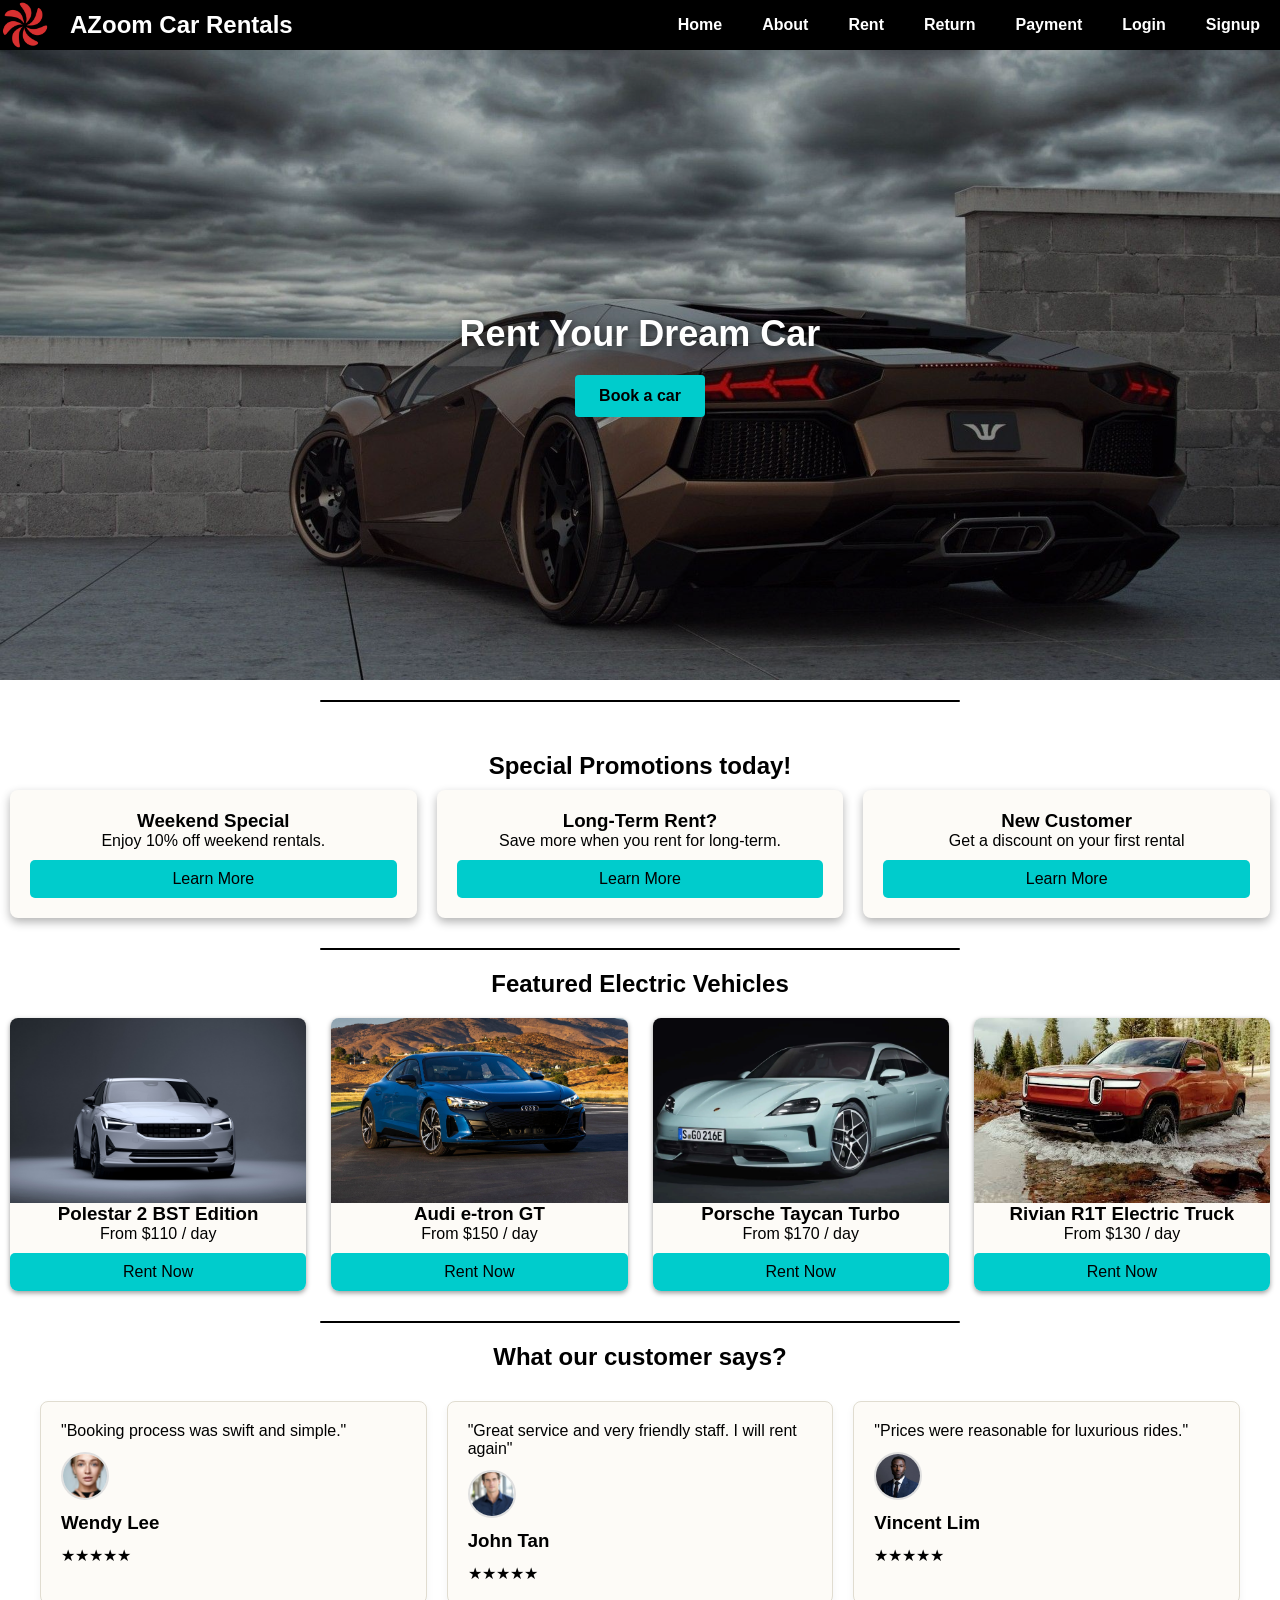
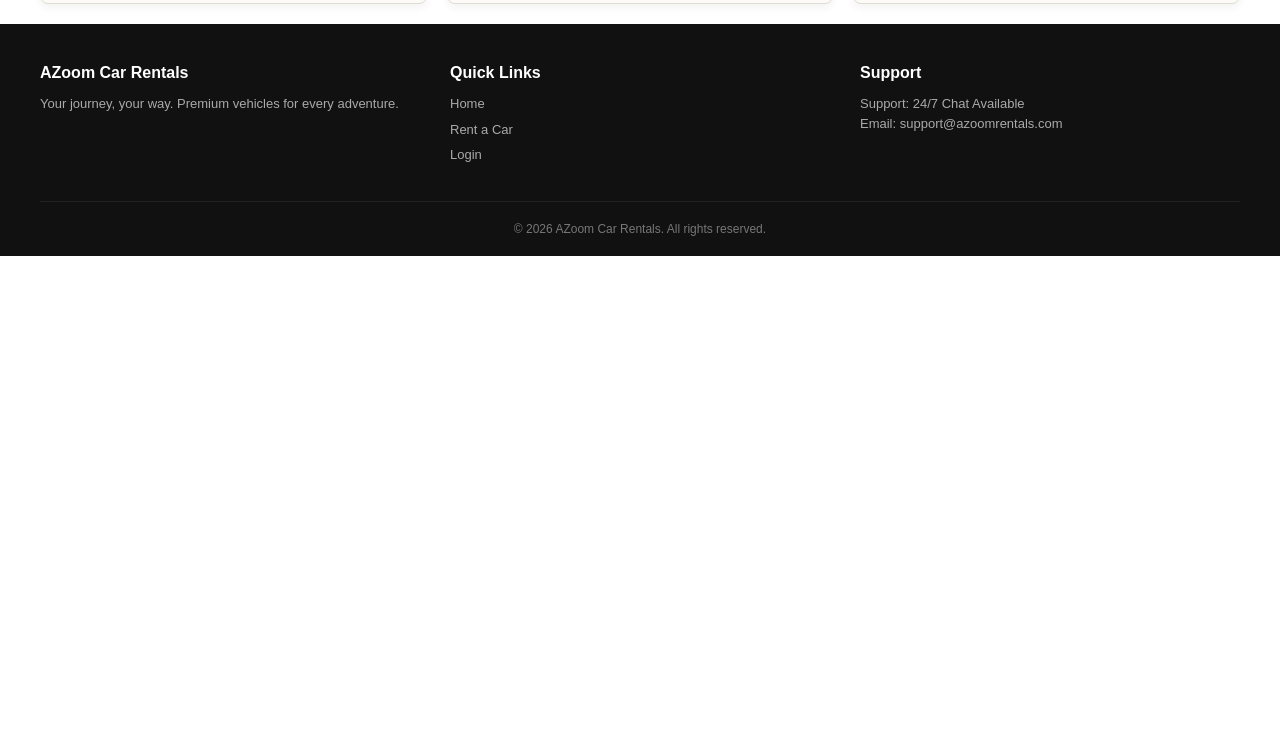
<file: index.html>
<!DOCTYPE html>
<html lang="en">
<head>
    <meta charset="UTF-8">
    <meta http-equiv="refresh" content="0; url=html/carrental.html">
    <title>AZoom Car Rentals</title>
</head>
<body>
    <p>Redirecting to <a href="html/carrental.html">AZoom Car Rentals</a>...</p>
</body>
</html>
</file>
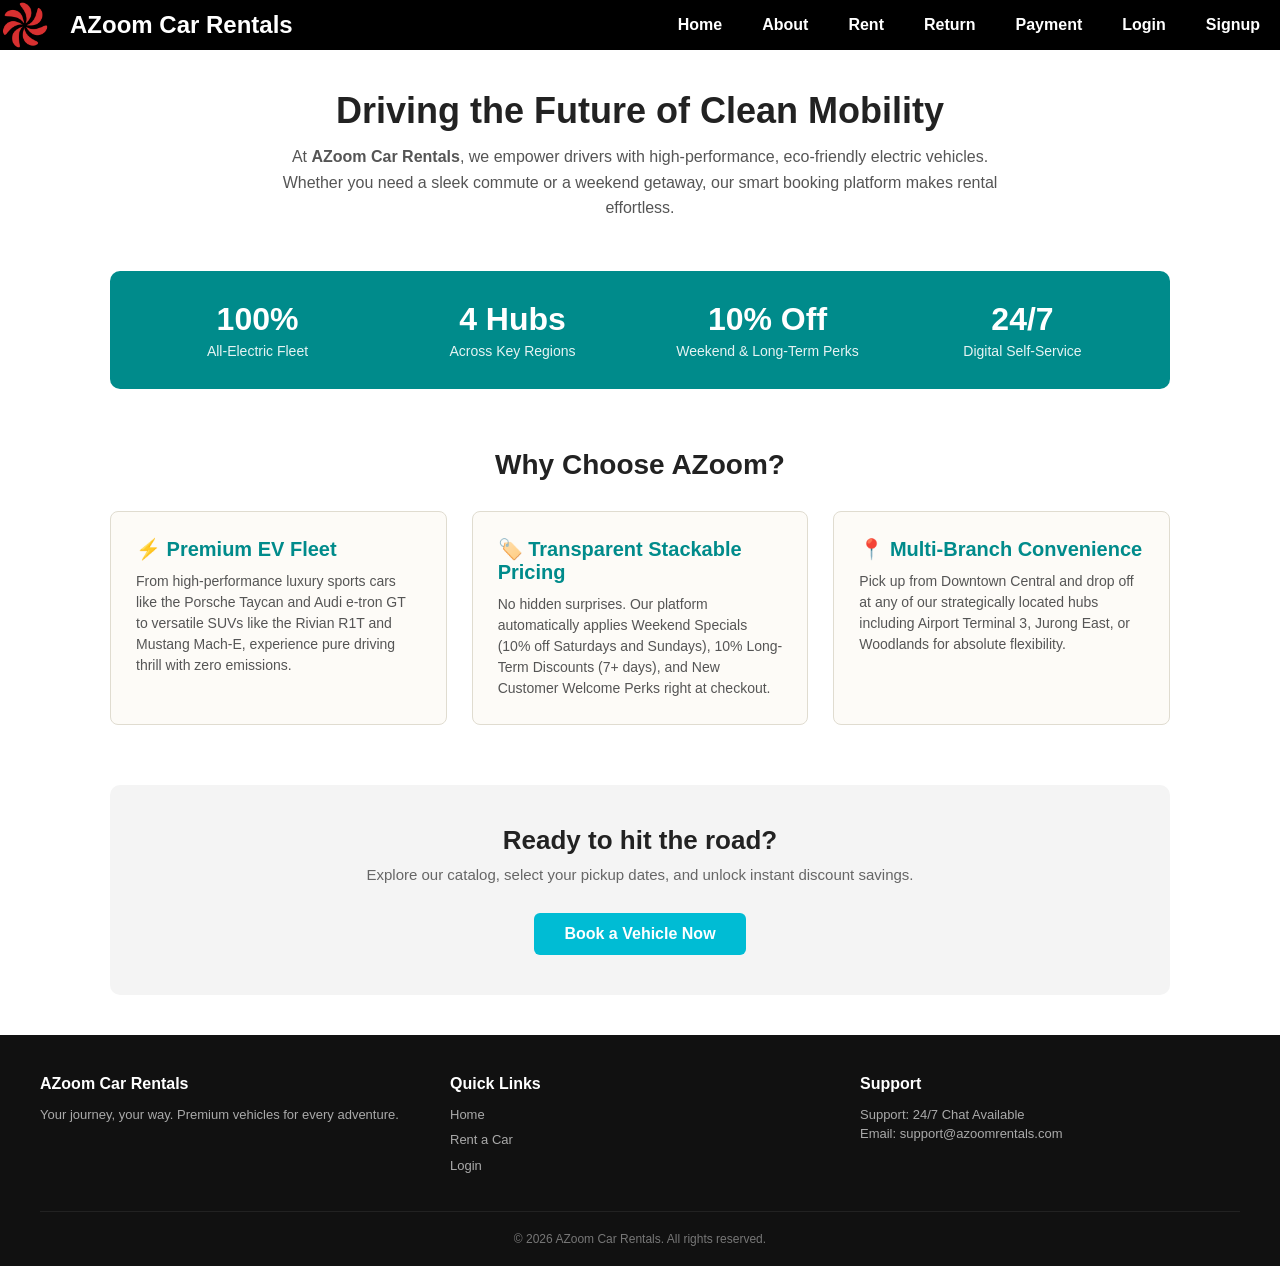
<file: html/about.html>
<!DOCTYPE html>
<html lang="en">

<head>
    <meta charset="UTF-8">
    <meta name="viewport" content="width=device-width, initial-scale=1.0">
    <title>About Us - AZoom Car Rentals</title>
    <link rel="stylesheet" href="../css/style.css">
    <script src="../carrental.js" defer></script>
</head>

<body>
    <header>
        <div class="logo">
            <img src="../image/logo.png" alt="logo-image">
            <h1><a href="carrental.html">AZoom Car Rentals</a></h1>
        </div>

        <!-- 💡 Hamburger Toggle Button -->
        <div class="menu-toggle" id="mobile-menu">
            <span class="bar"></span>
            <span class="bar"></span>
            <span class="bar"></span>
        </div>

        <nav class="navbar" id="navbar">
            <a href="carrental.html" class="nav-link">Home</a>
            <a href="about.html" class="nav-link active">About</a>
            <a href="reserve.html" class="nav-link">Rent</a>
            <a href="return.html" class="nav-link">Return</a>
            <a href="payment.html" class="nav-link">Payment</a>
            <!-- Login/Signup links update automatically via carrental.js when logged in -->
            <a href="login.html" class="nav-link">Login</a>
            <a href="signup.html" class="nav-link">Signup</a>
        </nav>
    </header>

    <main class="about-container">

        <!-- Hero Section -->
        <section class="about-hero">
            <h1>Driving the Future of Clean Mobility</h1>
            <p>
                At <strong>AZoom Car Rentals</strong>, we empower drivers with high-performance, eco-friendly electric
                vehicles. Whether you need a sleek commute or a weekend getaway, our smart booking platform makes rental
                effortless.
            </p>
        </section>

        <!-- Company Statistics Banner -->
        <section class="about-stats-banner">
            <div class="stat-card">
                <h2>100%</h2>
                <p>All-Electric Fleet</p>
            </div>
            <div class="stat-card">
                <h2>4 Hubs</h2>
                <p>Across Key Regions</p>
            </div>
            <div class="stat-card">
                <h2>10% Off</h2>
                <p>Weekend & Long-Term Perks</p>
            </div>
            <div class="stat-card">
                <h2>24/7</h2>
                <p>Digital Self-Service</p>
            </div>
        </section>

        <!-- Core Mission & Values -->
        <section class="about-values-section">
            <h2>Why Choose AZoom?</h2>

            <div class="values-grid">
                <div class="value-card">
                    <h3>⚡ Premium EV Fleet</h3>
                    <p>
                        From high-performance luxury sports cars like the Porsche Taycan and Audi e-tron GT to versatile
                        SUVs like the Rivian R1T and Mustang Mach-E, experience pure driving thrill with zero emissions.
                    </p>
                </div>

                <div class="value-card">
                    <h3>🏷️ Transparent Stackable Pricing</h3>
                    <p>
                        No hidden surprises. Our platform automatically applies Weekend Specials (10% off Saturdays and
                        Sundays), 10% Long-Term Discounts (7+ days), and New Customer Welcome Perks right at checkout.
                    </p>
                </div>

                <div class="value-card">
                    <h3>📍 Multi-Branch Convenience</h3>
                    <p>
                        Pick up from Downtown Central and drop off at any of our strategically located hubs including
                        Airport Terminal 3, Jurong East, or Woodlands for absolute flexibility.
                    </p>
                </div>
            </div>
        </section>

        <!-- Call to Action -->
        <section class="about-cta">
            <h2>Ready to hit the road?</h2>
            <p>Explore our catalog, select your pickup dates, and unlock instant discount savings.</p>
            <a href="reserve.html" class="btn-submit btn-about-cta">Book a Vehicle Now</a>
        </section>

    </main>
    <footer>
        <div class="footer-container">
            <div class="footer-col">
                <h3>AZoom Car Rentals</h3>
                <p>Your journey, your way. Premium vehicles for every adventure.</p>
            </div>
            <div class="footer-col">
                <h3>Quick Links</h3>
                <ul>
                    <li><a href="carrental.html">Home</a></li>
                    <li><a href="reserve.html">Rent a Car</a></li>
                    <li><a href="login.html">Login</a></li>
                </ul>
            </div>
            <div class="footer-col">
                <h3>Support</h3>
                <p>Support: 24/7 Chat Available</p>
                <p>Email: support@azoomrentals.com</p>
            </div>
        </div>
        <div class="footer-bottom">
            <p>&copy; 2026 AZoom Car Rentals. All rights reserved.</p>
        </div>
    </footer>

</body>

</html>
</file>
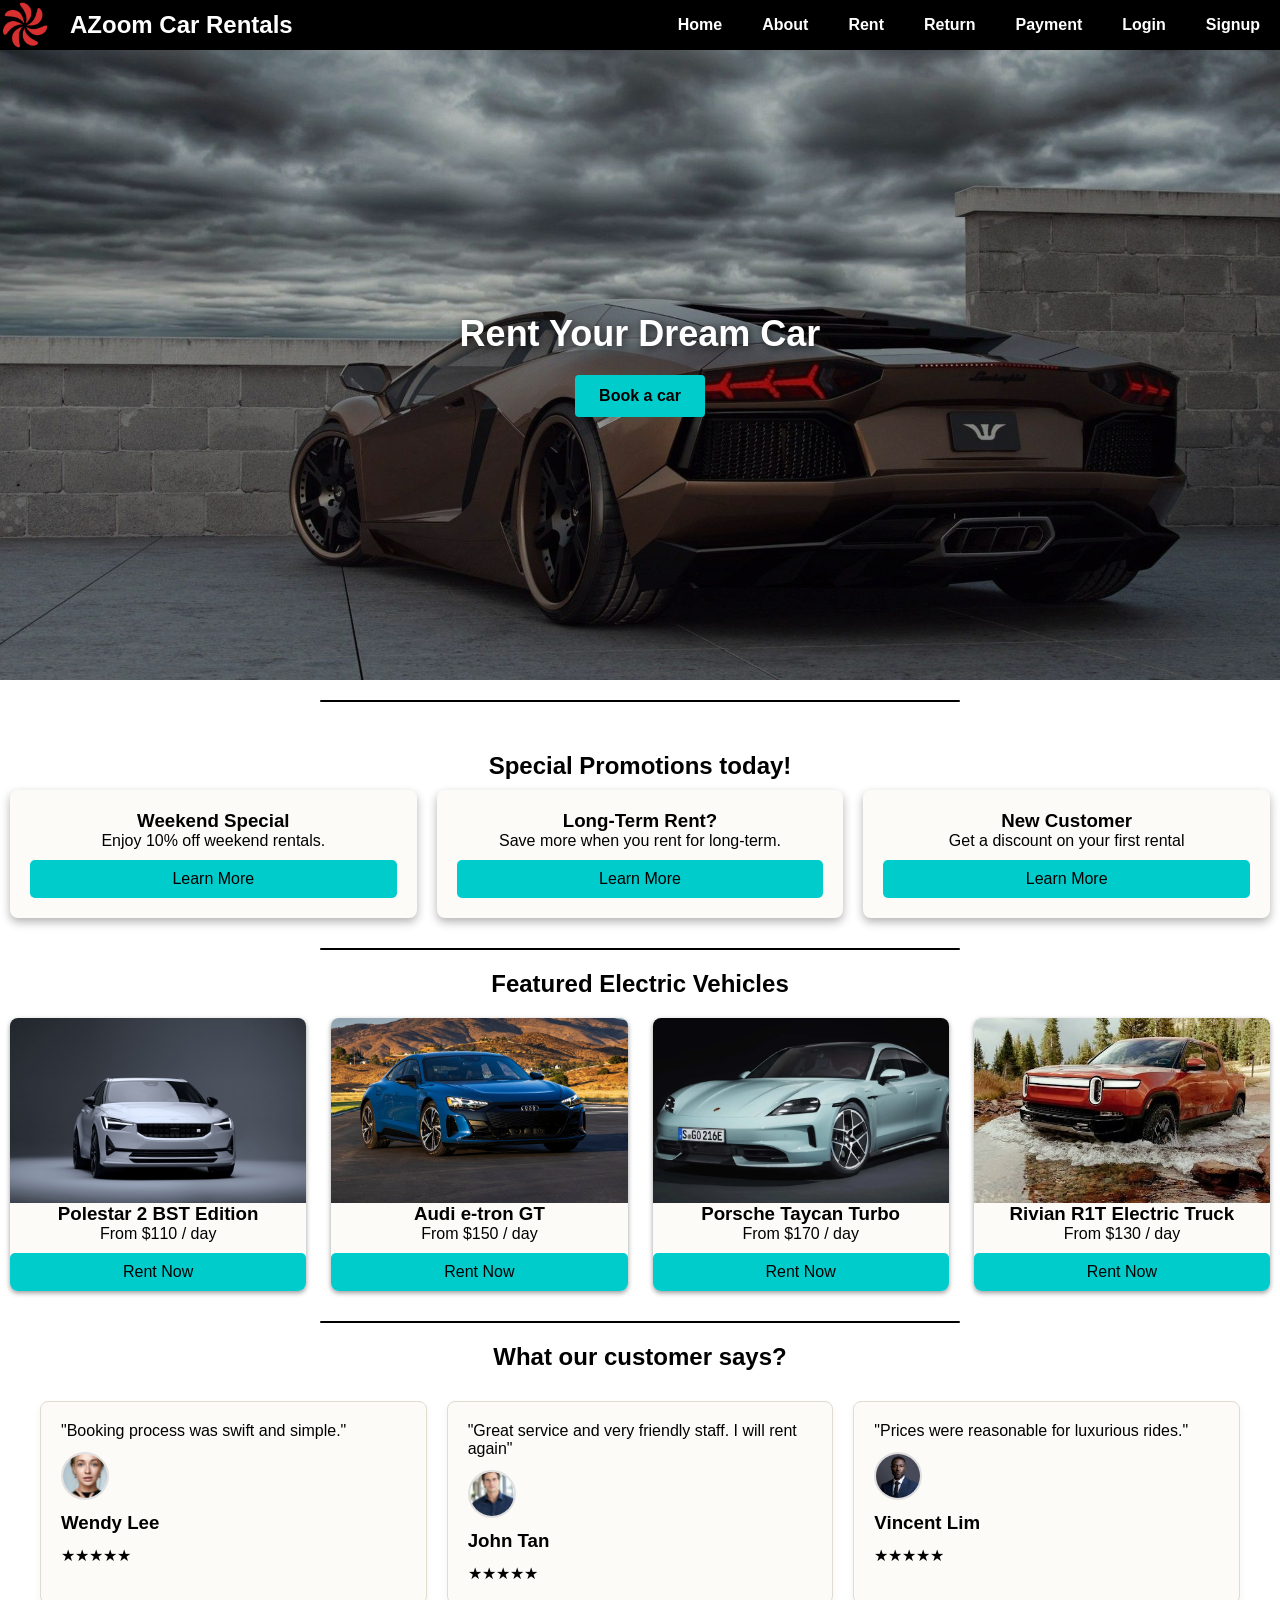
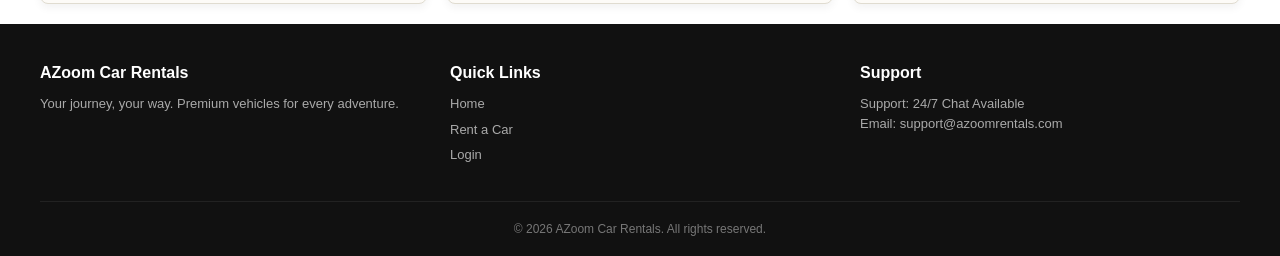
<file: html/carrental.html>
<!DOCTYPE html>
<html lang="en">

<head>
    <meta charset="UTF-8">
    <meta name="viewport" content="width=device-width, initial-scale=1.0">
    <title>Car Rental</title>
    <link rel="stylesheet" href="../css/style.css">
    <script src="../carrental.js" defer></script>

</head>

<body>
    <header>
        <div class="logo">
            <img src="../image/logo.png" alt="logo-image">
            <h1><a href="#">AZoom Car Rentals</a></h1>
        </div>

        <!-- 💡 Hamburger Toggle Button -->
        <div class="menu-toggle" id="mobile-menu">
            <span class="bar"></span>
            <span class="bar"></span>
            <span class="bar"></span>
        </div>

        <nav class="navbar" id="navbar">
            <a href="carrental.html" class="nav-link">Home</a>
            <a href="about.html" class="nav-link">About</a>
            <a href="reserve.html" class="nav-link">Rent</a>
            <a href="return.html" class="nav-link">Return</a>
            <a href="payment.html" class="nav-link">Payment</a>
            <!-- Login/Signup links update automatically via carrental.js when logged in -->
            <a href="login.html" class="nav-link">Login</a>
            <a href="signup.html" class="nav-link">Signup</a>
        </nav>
    </header>

    <main>
        <section class="hero-banner">
            <div class="slides-track">
                <!-- Slide 1 -->
                <div class="slide" style="background-image: url('../image/coolcar.jpg');">
                    <div class="hero-content">
                        <h1>Rent Your Dream Car</h1>
                        <button class="btn" id="heroBookBtn">Book a car</button>
                    </div>
                </div>
                <!-- Slide 2 -->
                <div class="slide" style="background-image: url('../image/coolcar2.jpg');">
                    <div class="hero-content">
                        <h1>Luxury Awaits You</h1>
                        <button class="btn" id="heroExploreBtn">Explore Fleet</button>
                    </div>
                </div>
                <!-- Slide 3 -->
                <div class="slide" style="background-image: url('../image/coolcar3.png');">
                    <div class="hero-content">
                        <h1>Best Rates In Town</h1>
                        <button class="btn" id="heroOffersBtn">View Offers</button>
                    </div>
                </div>
            </div>
        </section>

        <hr>

        <section class="promotion">
            <h2>Special Promotions today!</h2>
            <div class="promotion-container">
                <article class="promo-card">
                    <h3>Weekend Special</h3>
                    <p>Enjoy 10% off weekend rentals.</p>
                    <a href="#" class="promo-link" data-promo="weekend">Learn More</a>
                </article>
                <article class="promo-card">
                    <h3>Long-Term Rent?</h3>
                    <p>Save more when you rent for long-term.</p>
                    <a href="#" class="promo-link" data-promo="longterm">Learn More</a>
                </article>
                <article class="promo-card">
                    <h3>New Customer</h3>
                    <p>Get a discount on your first rental</p>
                    <a href="#" class="promo-link" data-promo="newcustomer">Learn More</a>
                </article>
            </div>
        </section>

        <hr>

        <section class="car-section">
            <h2>Featured Electric Vehicles</h2>
            <div class="car-grid">
                <article class="car-card">
                    <img src="../image/2022_polestar_2_bst_edition_270_4k_8k-1920x1080.jpg"
                        alt="Polestar 2 BST Edition">
                    <h3>Polestar 2 BST Edition</h3>
                    <p>From $110 / day</p>
                    <a href="reserve.html" class="btn">Rent Now</a>
                </article>
                <article class="car-card">
                    <img src="../image/2022-Audi-e-tron-GT-Front-Right-4.jpg" alt="Audi e-tron GT">
                    <h3>Audi e-tron GT</h3>
                    <p>From $150 / day</p>
                    <a href="reserve.html" class="btn">Rent Now</a>
                </article>
                <article class="car-card">
                    <img src="../image/2025-porsche-taycan.webp" alt="Porsche Taycan">
                    <h3>Porsche Taycan Turbo</h3>
                    <p>From $170 / day</p>
                    <a href="reserve.html" class="btn">Rent Now</a>
                </article>
                <article class="car-card">
                    <img src="../image/rivian.jfif" alt="Rivian R1T">
                    <h3>Rivian R1T Electric Truck</h3>
                    <p>From $130 / day</p>
                    <a href="reserve.html" class="btn">Rent Now</a>
                </article>
            </div>
        </section>

        <hr>

        <section class="review-section">
            <h2>What our customer says?</h2>
            <div class="review-container">
                <article class="review-card">
                    <p>"Booking process was swift and simple."</p>
                    <img src="../image/human1.jpg" alt="Customer Profile" class="review-avatar">
                    <h3>Wendy Lee</h3>
                    <div class="star">
                        <p>★★★★★</p>
                    </div>
                </article>
                <article class="review-card">
                    <p>"Great service and very friendly staff. I will rent again"</p>
                    <img src="../image/human2.webp" alt="Customer Profile" class="review-avatar">
                    <h3>John Tan</h3>
                    <div class="star">
                        <p>★★★★★</p>
                    </div>
                </article>
                <article class="review-card">
                    <p>"Prices were reasonable for luxurious rides."</p>
                    <img src="../image/human3.jfif" alt="Customer Profile" class="review-avatar">
                    <h3>Vincent Lim</h3>
                    <div class="star">
                        <p>★★★★★</p>
                    </div>
                </article>
            </div>
        </section>
        <!-- Promotion Details Modal -->
        <div class="modal-overlay hidden" id="promoModal">
            <div class="modal-card">
                <button class="modal-close" id="closePromoModal">&times;</button>
                <h3 id="promoModalTitle" style="margin-bottom: 12px; font-size: 20px; color: #222;">Promotion Details
                </h3>
                <p id="promoModalDesc" style="font-size: 14px; color: #555; line-height: 1.5; margin-bottom: 20px;"></p>
                <button class="btn-submit" id="promoModalActionBtn" style="width: 100%;">Got it</button>
            </div>
        </div>
    </main>

    <footer>
        <div class="footer-container">
            <div class="footer-col">
                <h3>AZoom Car Rentals</h3>
                <p>Your journey, your way. Premium vehicles for every adventure.</p>
            </div>
            <div class="footer-col">
                <h3>Quick Links</h3>
                <ul>
                    <li><a href="carrental.html">Home</a></li>
                    <li><a href="reserve.html">Rent a Car</a></li>
                    <li><a href="login.html">Login</a></li>
                </ul>
            </div>
            <div class="footer-col">
                <h3>Support</h3>
                <p>Support: 24/7 Chat Available</p>
                <p>Email: support@azoomrentals.com</p>
            </div>
        </div>
        <div class="footer-bottom">
            <p>&copy; 2026 AZoom Car Rentals. All rights reserved.</p>
        </div>
    </footer>

</body>

</html>
</file>
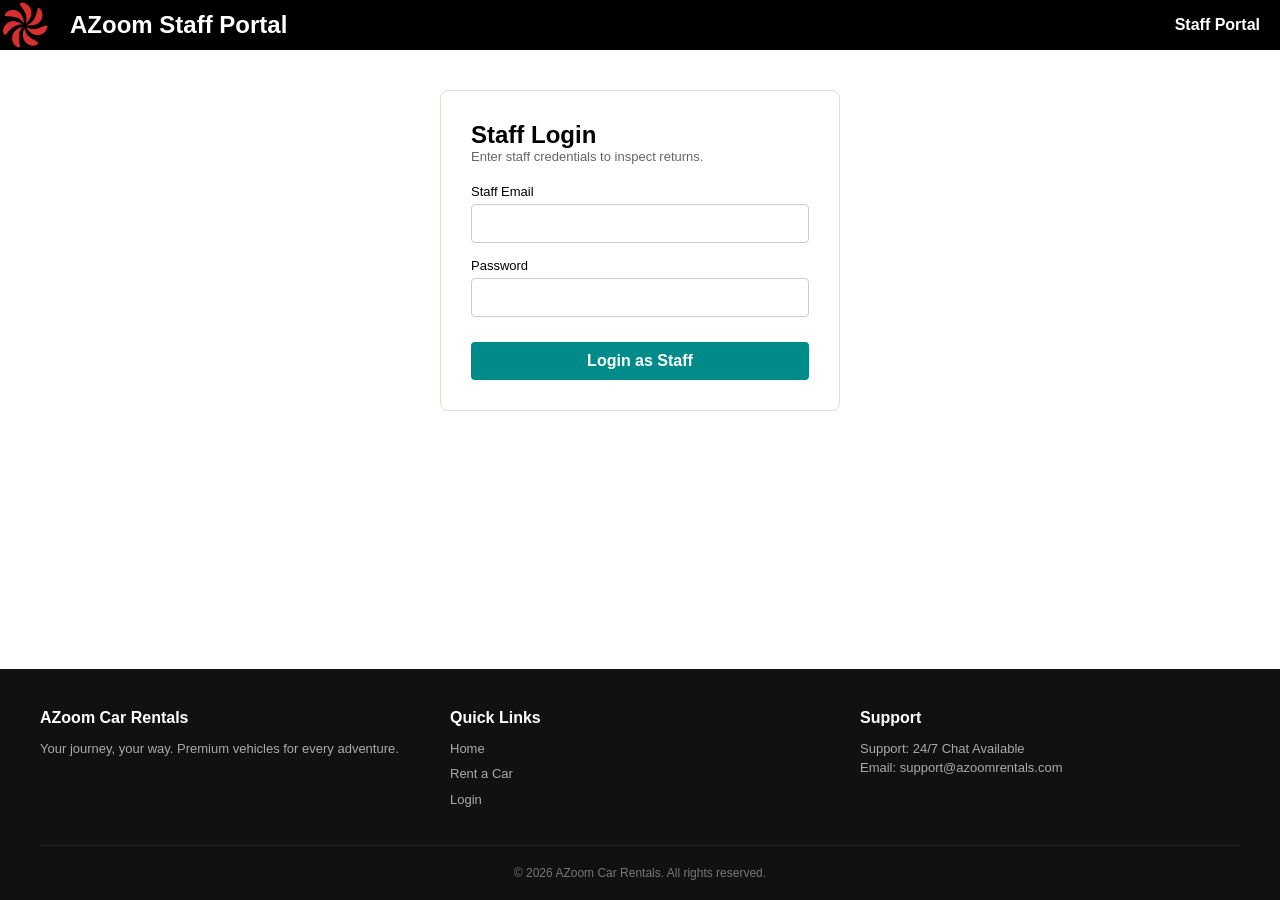
<file: html/employee.html>
<!DOCTYPE html>
<html lang="en">

<head>
    <meta charset="UTF-8">
    <meta name="viewport" content="width=device-width, initial-scale=1.0">
    <title>Employee Inspection Portal - AZoom</title>
    <link rel="stylesheet" href="../css/style.css">
    <script src="../carrental.js" defer></script>
</head>

<body>
    <header>
        <div class="logo">
            <img src="../image/logo.png" alt="logo-image">
            <h1><a href="carrental.html">AZoom Staff Portal</a></h1>
        </div>

        <div class="menu-toggle" id="mobile-menu">
            <span class="bar"></span>
            <span class="bar"></span>
            <span class="bar"></span>
        </div>

        <nav class="navbar" id="navbar">
            <a href="employee.html" class="nav-link active">Staff Portal</a>
        </nav>
    </header>

    <main class="main-layout main-layout-padded">
        <div class="container-narrow">

            <!-- Employee Login Section -->
            <div id="employeeLoginCard" class="auth-card-box">
                <h2>Staff Login</h2>
                <p class="text-muted-small">Enter staff credentials to inspect returns.</p>
                <form id="employeeLoginForm">
                    <div class="form-group-mb15">
                        <label class="form-label-block">Staff Email</label>
                        <input type="email" id="empEmail" required class="form-input-field">
                    </div>
                    <div class="form-group-mb20">
                        <label class="form-label-block">Password</label>
                        <input type="password" id="empPassword" required class="form-input-field">
                    </div>
                    <button type="submit" class="btn-submit btn-teal-solid">Login as Staff</button>
                </form>
            </div>

            <!-- Employee Inspection Dashboard -->
            <div id="employeeDashboard" style="display: none;">
                <div class="flex-space-between">
                    <h2>Vehicle Inspection Queue</h2>
                </div>
                <p class="text-muted-small">Review cars awaiting inspection and log any damages.</p>

                <div id="inspectionQueueList" class="flex-column-gap">
                    <!-- Dynamically populated inspection cards -->
                </div>
            </div>

        </div>
    </main>
    <footer>
        <div class="footer-container">
            <div class="footer-col">
                <h3>AZoom Car Rentals</h3>
                <p>Your journey, your way. Premium vehicles for every adventure.</p>
            </div>
            <div class="footer-col">
                <h3>Quick Links</h3>
                <ul>
                    <li><a href="carrental.html">Home</a></li>
                    <li><a href="reserve.html">Rent a Car</a></li>
                    <li><a href="login.html">Login</a></li>
                </ul>
            </div>
            <div class="footer-col">
                <h3>Support</h3>
                <p>Support: 24/7 Chat Available</p>
                <p>Email: support@azoomrentals.com</p>
            </div>
        </div>
        <div class="footer-bottom">
            <p>&copy; 2026 AZoom Car Rentals. All rights reserved.</p>
        </div>
    </footer>
</body>

</html>
</file>
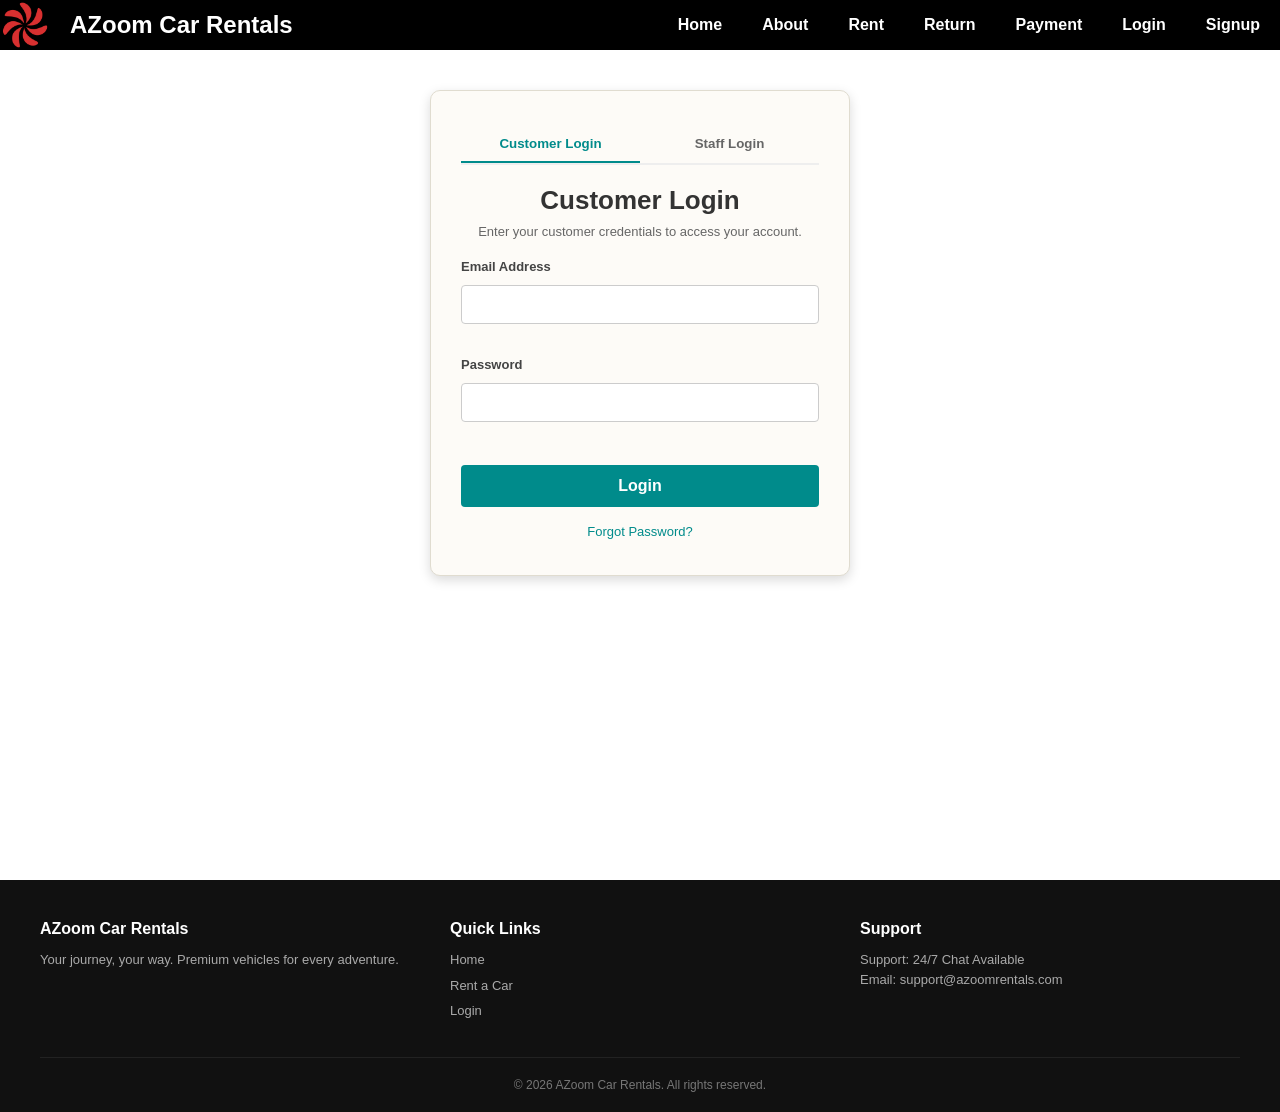
<file: html/login.html>
<!DOCTYPE html>
<html lang="en">

<head>
    <meta charset="UTF-8">
    <meta name="viewport" content="width=device-width, initial-scale=1.0">
    <title>Login - AZoom Car Rentals</title>
    <link rel="stylesheet" href="../css/style.css">
    <script src="../carrental.js" defer></script>
</head>

<body>
    <header>
        <div class="logo">
            <img src="../image/logo.png" alt="logo-image">
            <h1><a href="carrental.html">AZoom Car Rentals</a></h1>
        </div>

        <div class="menu-toggle" id="mobile-menu">
            <span class="bar"></span>
            <span class="bar"></span>
            <span class="bar"></span>
        </div>

        <nav class="navbar" id="navbar">
            <a href="carrental.html" class="nav-link">Home</a>
            <a href="about.html" class="nav-link">About</a>
            <a href="reserve.html" class="nav-link">Rent</a>
            <a href="return.html" class="nav-link">Return</a>
            <a href="payment.html" class="nav-link">Payment</a>
            <a href="login.html" class="nav-link active">Login</a>
            <a href="signup.html" class="nav-link">Signup</a>
        </nav>
    </header>

    <main class="auth-wrapper">
        <div class="auth-card login-card-container">

            <!-- Login Mode Switcher Tabs -->
            <div class="login-tabs">
                <button type="button" id="customerTabBtn" class="login-tab-btn active-tab">Customer Login</button>
                <button type="button" id="employeeTabBtn" class="login-tab-btn">Staff Login</button>
            </div>

            <h2 id="loginTitle">Customer Login</h2>
            <p id="loginSubtitle" style="color: #666; font-size: 13px; margin-bottom: 20px;">Enter your customer
                credentials to access your account.</p>

            <form class="auth-form" id="loginForm">
                <div class="form-group" style="margin-bottom: 15px;">
                    <label style="display: block; font-size: 13px; margin-bottom: 5px;">Email Address</label>
                    <input type="email" id="email" required
                        style="width: 100%; padding: 10px; border: 1px solid #ccc; border-radius: 4px;">
                </div>
                <div class="form-group" style="margin-bottom: 20px;">
                    <label style="display: block; font-size: 13px; margin-bottom: 5px;">Password</label>
                    <input type="password" id="password" required
                        style="width: 100%; padding: 10px; border: 1px solid #ccc; border-radius: 4px;">
                </div>
                <button type="submit" class="btn-submit" id="loginSubmitBtn"
                    style="width: 100%; padding: 12px; background: #008b8b; color: white; border: none; border-radius: 4px; font-weight: bold; cursor: pointer;">Login</button>
            </form>

            <div style="text-align: center; margin-top: 15px;">
                <a href="#" id="forgotPasswordLink"
                    style="font-size: 13px; color: #008b8b; text-decoration: none;">Forgot Password?</a>
            </div>
        </div>
    </main>

    <!-- Forgot Password Modal -->
    <div id="forgotPasswordModal" class="hidden modal-overlay">
        <div class="modal-content">
            <button id="closeForgotModal"
                style="position: absolute; top: 10px; right: 15px; border: none; background: none; font-size: 18px; cursor: pointer;">&times;</button>
            <h3>Reset Password</h3>
            <form id="forgotPasswordForm" style="margin-top: 15px;">
                <div style="margin-bottom: 15px;">
                    <label style="font-size: 13px; display: block; margin-bottom: 5px;">Registered Email</label>
                    <input type="email" id="resetEmail" required
                        style="width: 100%; padding: 8px; border: 1px solid #ccc; border-radius: 4px;">
                </div>
                <div style="margin-bottom: 15px;">
                    <label style="font-size: 13px; display: block; margin-bottom: 5px;">New Password</label>
                    <input type="password" id="newPassword" required
                        style="width: 100%; padding: 8px; border: 1px solid #ccc; border-radius: 4px;">
                </div>
                <button type="submit"
                    style="width: 100%; padding: 10px; background: #008b8b; color: white; border: none; border-radius: 4px; font-weight: bold; cursor: pointer;">Update
                    Password</button>
                <p id="resetMessage" style="margin-top: 10px; font-size: 13px; text-align: center;"></p>
            </form>
        </div>
    </div>

    <footer>
        <div class="footer-container">
            <div class="footer-col">
                <h3>AZoom Car Rentals</h3>
                <p>Your journey, your way. Premium vehicles for every adventure.</p>
            </div>
            <div class="footer-col">
                <h3>Quick Links</h3>
                <ul>
                    <li><a href="carrental.html">Home</a></li>
                    <li><a href="reserve.html">Rent a Car</a></li>
                    <li><a href="login.html">Login</a></li>
                </ul>
            </div>
            <div class="footer-col">
                <h3>Support</h3>
                <p>Support: 24/7 Chat Available</p>
                <p>Email: support@azoomrentals.com</p>
            </div>
        </div>
        <div class="footer-bottom">
            <p>&copy; 2026 AZoom Car Rentals. All rights reserved.</p>
        </div>
    </footer>
</body>

</html>
</file>
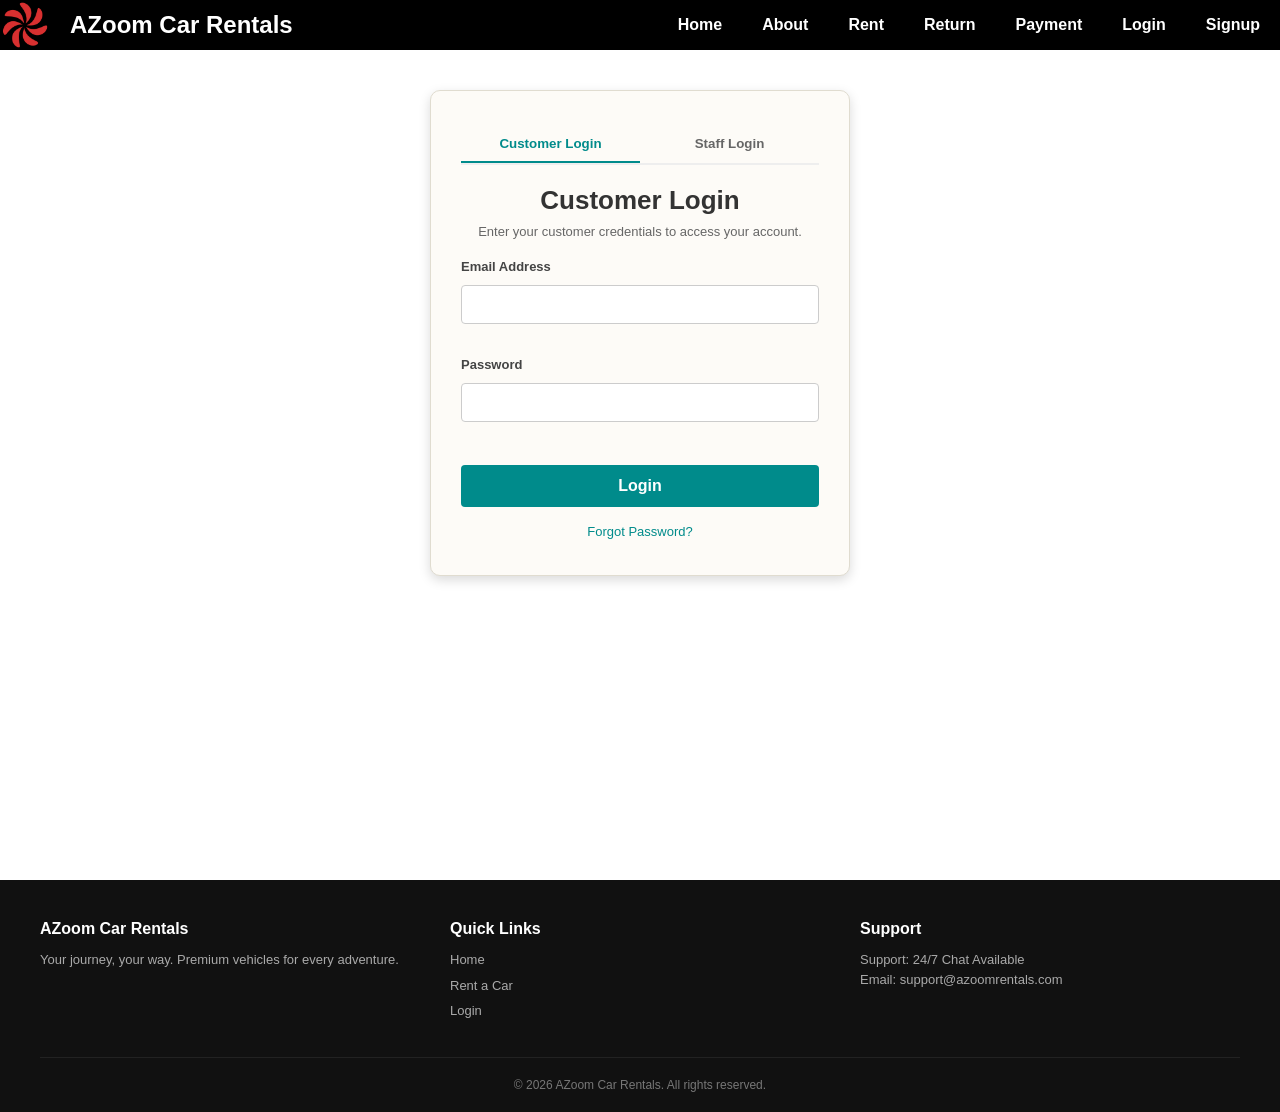
<file: html/payment.html>
<!DOCTYPE html>
<html lang="en">

<head>
    <meta charset="UTF-8">
    <meta name="viewport" content="width=device-width, initial-scale=1.0">
    <title>Base Rental Payment - AZoom</title>
    <link rel="stylesheet" href="../css/style.css">
    <script src="../carrental.js" defer></script>
</head>

<body>
    <header>
        <div class="logo">
            <img src="../image/logo.png" alt="logo-image">
            <h1><a href="carrental.html">AZoom Car Rentals</a></h1>
        </div>

        <div class="menu-toggle" id="mobile-menu">
            <span class="bar"></span>
            <span class="bar"></span>
            <span class="bar"></span>
        </div>

        <nav class="navbar" id="navbar">
            <a href="carrental.html" class="nav-link">Home</a>
            <a href="about.html" class="nav-link">About</a>
            <a href="reserve.html" class="nav-link">Rent</a>
            <a href="return.html" class="nav-link">Return</a>
            <a href="payment.html" class="nav-link active">Payment</a>
            <a href="login.html" class="nav-link">Login</a>
            <a href="signup.html" class="nav-link">Signup</a>
        </nav>
    </header>

    <main class="auth-wrapper">
        <div class="auth-card payment-card-box">
            <h2>Initial Rental Payment</h2>
            <p class="text-muted-medium">Review your base rental fees before payment.</p>

            <div id="paymentSummary">
                <p>Selected Car: <strong id="payCarName">-</strong></p>
                <p>Rental Period: <span id="payDates">-</span> (<strong id="payDays">0</strong> days)</p>
                <p>Daily Rate: <span id="payDailyRate">$0.00</span></p>
                <p>Subtotal: <span id="paySubtotal">$0.00</span></p>
                <div id="discountRow" style="display: none; color: #008b8b; font-weight: bold;">
                    <span id="payDiscountLabel">Discount Applied:</span>
                    <span id="payDiscount">-$0.00</span>
                </div>
                </p>
                <hr class="payment-divider">
                <p class="total-amount-heading"><strong>Total Base Payment: <span id="payTotalAmount"
                            class="teal-highlight">$0.00</span></strong></p>
            </div>

            <form id="basePaymentForm" class="form-margin-top">
                <div class="form-group form-group-mb15">
                    <label class="form-label-block">Cardholder Name</label>
                    <input type="text" id="cardName" placeholder="John Doe" required class="form-input-field">
                </div>
                <div class="form-group form-group-mb20">
                    <label class="form-label-block">Credit Card Number</label>
                    <input type="text" id="cardNumber" placeholder="1234 5678 9012 3456" required
                        class="form-input-field">
                </div>
                <button type="submit" class="btn-submit btn-teal-lg">Pay Base Rental Fee</button>
            </form>
        </div>
    </main>

    <footer>
        <div class="footer-container">
            <div class="footer-col">
                <h3>AZoom Car Rentals</h3>
                <p>Your journey, your way. Premium vehicles for every adventure.</p>
            </div>
            <div class="footer-col">
                <h3>Quick Links</h3>
                <ul>
                    <li><a href="carrental.html">Home</a></li>
                    <li><a href="reserve.html">Rent a Car</a></li>
                    <li><a href="login.html">Login</a></li>
                </ul>
            </div>
            <div class="footer-col">
                <h3>Support</h3>
                <p>Support: 24/7 Chat Available</p>
                <p>Email: support@azoomrentals.com</p>
            </div>
        </div>
        <div class="footer-bottom">
            <p>&copy; 2026 AZoom Car Rentals. All rights reserved.</p>
        </div>
    </footer>
</body>

</html>
</file>
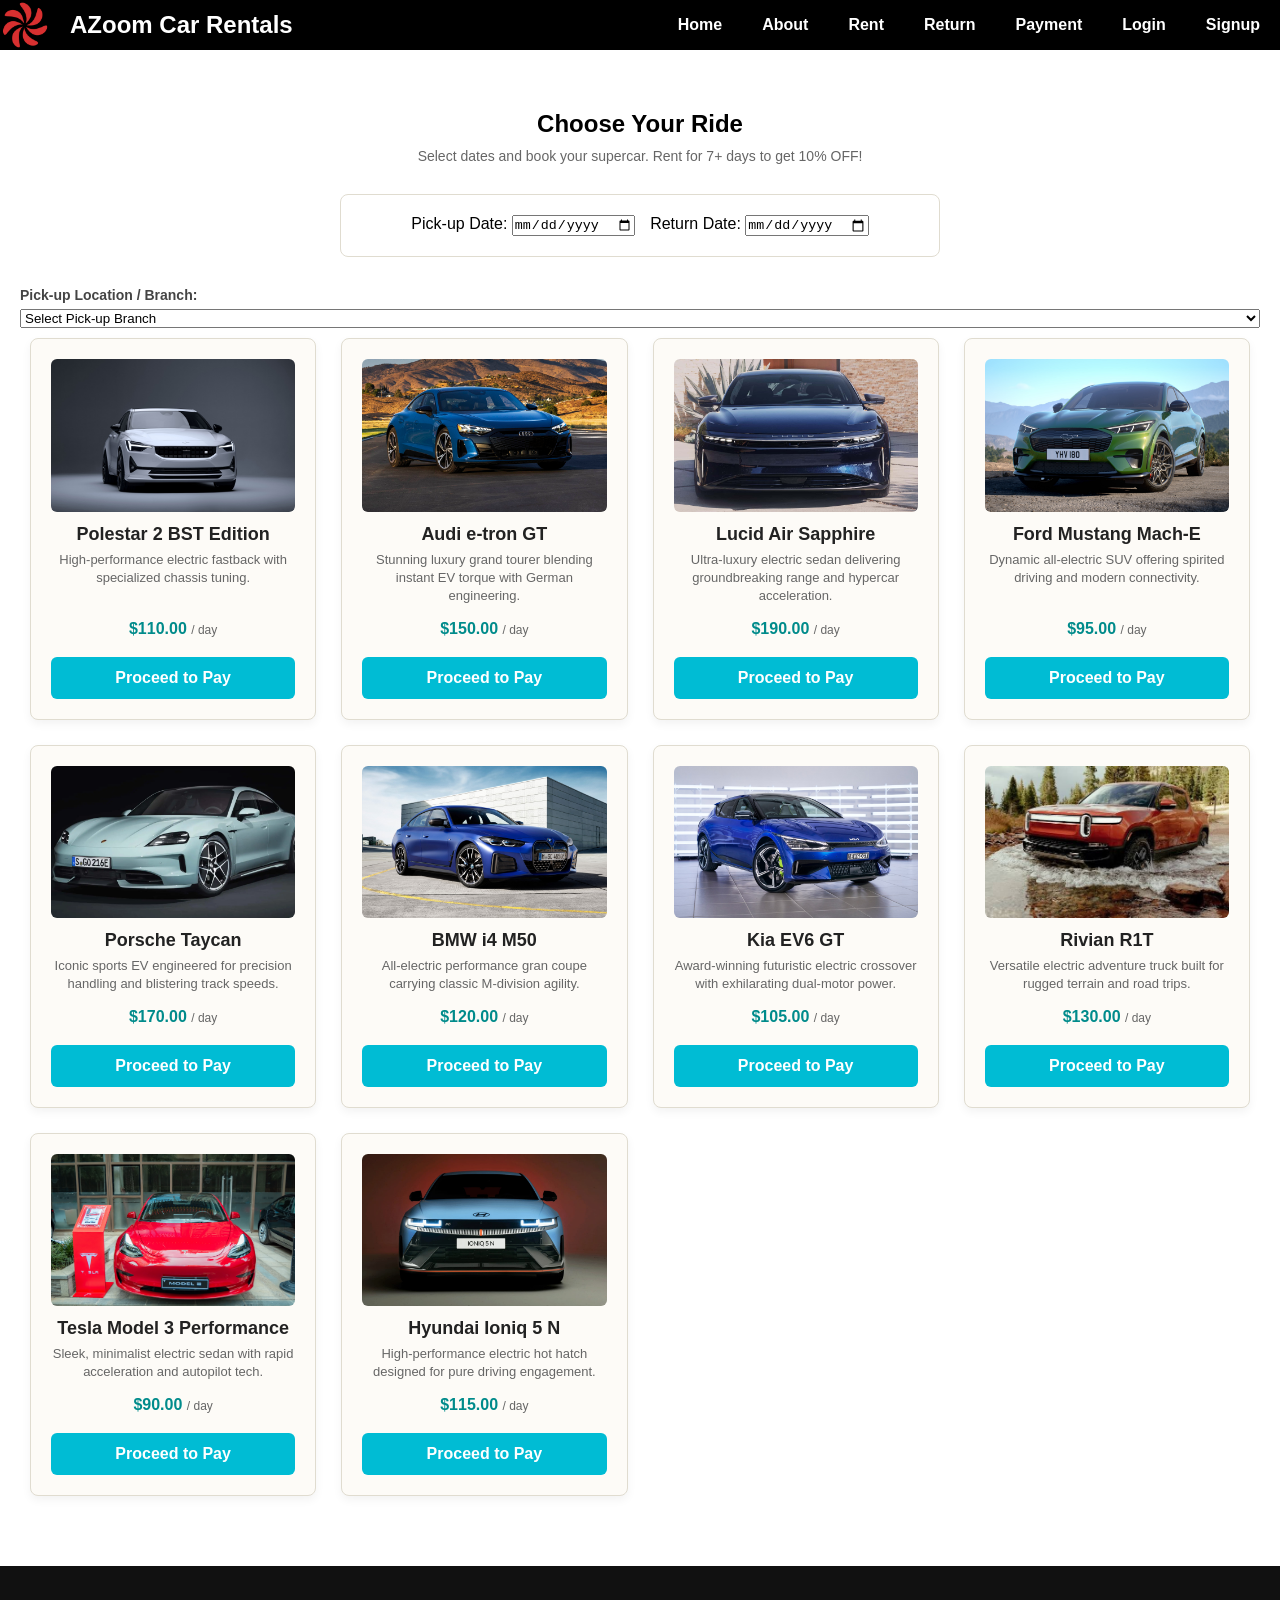
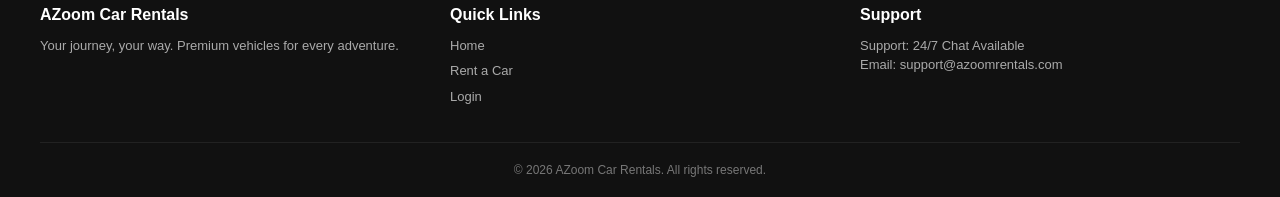
<file: html/reserve.html>
<!DOCTYPE html>
<html lang="en">

<head>
    <meta charset="UTF-8">
    <meta name="viewport" content="width=device-width, initial-scale=1.0">
    <title>Rent a Car - AZoom Car Rentals</title>
    <link rel="stylesheet" href="../css/style.css">
    <script src="../carrental.js" defer></script>
</head>

<body>
    <header>
        <div class="logo">
            <img src="../image/logo.png" alt="logo-image">
            <h1><a href="carrental.html">AZoom Car Rentals</a></h1>
        </div>

        <div class="menu-toggle" id="mobile-menu">
            <span class="bar"></span>
            <span class="bar"></span>
            <span class="bar"></span>
        </div>

        <nav class="navbar" id="navbar">
            <a href="carrental.html" class="nav-link">Home</a>
            <a href="about.html" class="nav-link">About</a>
            <a href="reserve.html" class="nav-link active">Rent</a>
            <a href="return.html" class="nav-link">Return</a>
            <a href="payment.html" class="nav-link">Payment</a>
            <a href="login.html" class="nav-link">Login</a>
            <a href="signup.html" class="nav-link">Signup</a>
        </nav>
    </header>

    <main class="main-layout main-layout-padded">
        <section class="car-section" style="width: 100%;">
            <div class="text-center-mt15" style="margin-bottom: 30px;">
                <h2>Choose Your Ride</h2>
                <p class="text-muted-medium">Select dates and book your supercar. Rent for 7+ days to get 10% OFF!</p>
            </div>

            <!-- Rental Date Selector Bar -->
            <div class="date-selector-container">
                <div>
                    <label class="date-label">Pick-up Date:</label>
                    <input type="date" id="pickupDate" class="date-input">
                </div>
                <div>
                    <label class="date-label">Return Date:</label>
                    <input type="date" id="returnDate" class="date-input">
                </div>
            </div>

            <div class="form-group">
                <label for="pickupLocation">Pick-up Location / Branch:</label>
                <select id="pickupLocation" class="form-control" required>
                    <option value="">Select Pick-up Branch</option>
                    <option value="AZoom HQ - Downtown Central">AZoom HQ - Downtown Central</option>
                    <option value="AZoom Airport Hub - Terminal 3">AZoom Airport Hub - Terminal 3</option>
                    <option value="AZoom North Branch - Woodlands">AZoom North Branch - Woodlands</option>
                    <option value="AZoom West Hub - Jurong East">AZoom West Hub - Jurong East</option>
                </select>
            </div>

            <!-- Dynamic Car Grid -->
            <div class="car-grid" id="carCatalogGrid"></div>
        </section>
    </main>

    <footer>
        <div class="footer-container">
            <div class="footer-col">
                <h3>AZoom Car Rentals</h3>
                <p>Your journey, your way. Premium vehicles for every adventure.</p>
            </div>
            <div class="footer-col">
                <h3>Quick Links</h3>
                <ul>
                    <li><a href="carrental.html">Home</a></li>
                    <li><a href="reserve.html">Rent a Car</a></li>
                    <li><a href="login.html">Login</a></li>
                </ul>
            </div>
            <div class="footer-col">
                <h3>Support</h3>
                <p>Support: 24/7 Chat Available</p>
                <p>Email: support@azoomrentals.com</p>
            </div>
        </div>
        <div class="footer-bottom">
            <p>&copy; 2026 AZoom Car Rentals. All rights reserved.</p>
        </div>
    </footer>
</body>

</html>
</file>
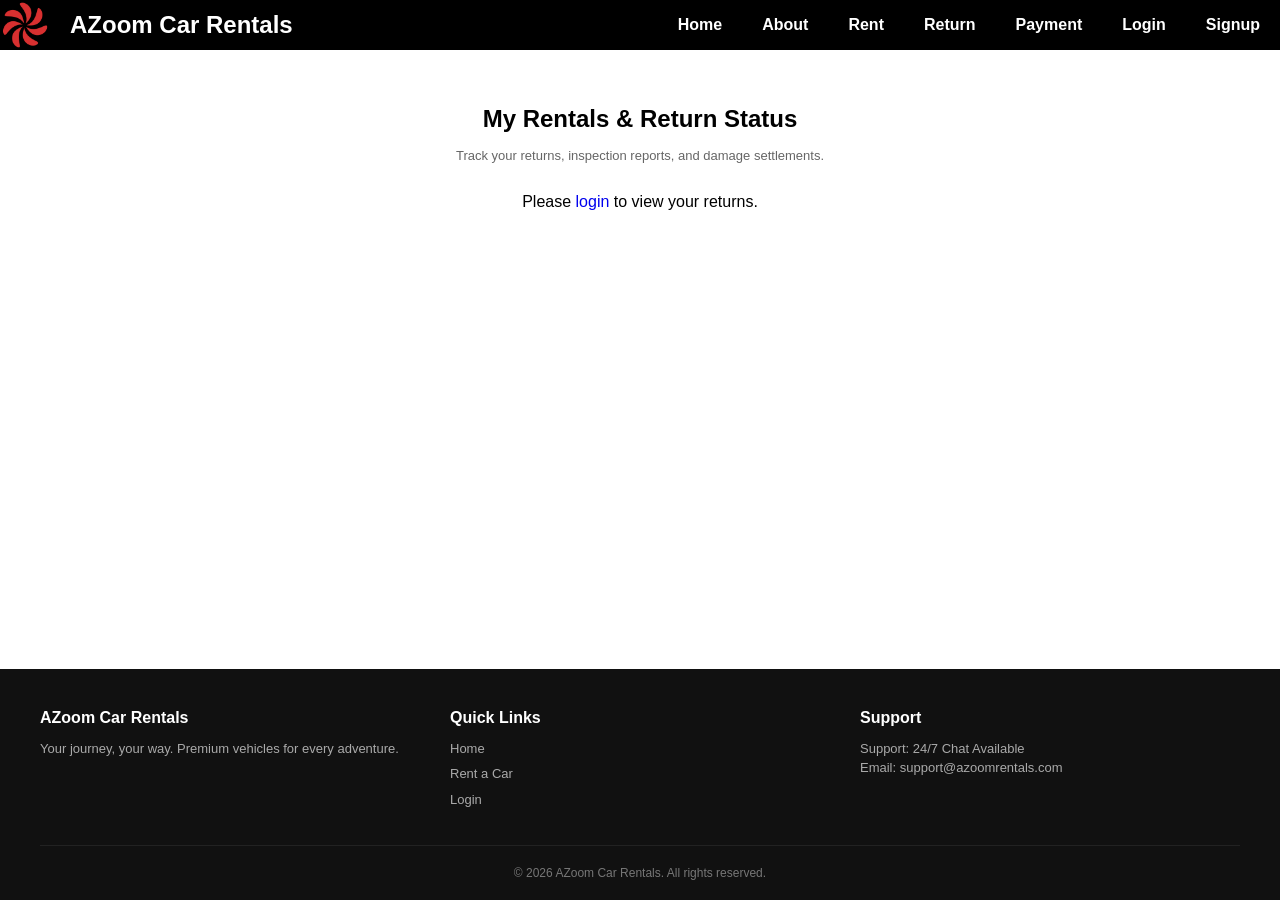
<file: html/return.html>
<!DOCTYPE html>
<html lang="en">

<head>
    <meta charset="UTF-8">
    <meta name="viewport" content="width=device-width, initial-scale=1.0">
    <title>Return & Damage Pay - AZoom</title>
    <link rel="stylesheet" href="../css/style.css">
    <script src="../carrental.js" defer></script>
</head>

<body>
    <header>
        <div class="logo">
            <img src="../image/logo.png" alt="logo-image">
            <h1><a href="carrental.html">AZoom Car Rentals</a></h1>
        </div>

        <div class="menu-toggle" id="mobile-menu">
            <span class="bar"></span>
            <span class="bar"></span>
            <span class="bar"></span>
        </div>

        <nav class="navbar" id="navbar">
            <a href="carrental.html" class="nav-link">Home</a>
            <a href="about.html" class="nav-link">About</a>
            <a href="reserve.html" class="nav-link">Rent</a>
            <a href="return.html" class="nav-link active">Return</a>
            <a href="payment.html" class="nav-link">Payment</a>
            <a href="login.html" class="nav-link">Login</a>
            <a href="signup.html" class="nav-link">Signup</a>
        </nav>
    </header>

    <main class="main-layout main-layout-padded">
        <div class="container-medium">
            <h2 class="text-center-mt15" style="margin-bottom: 10px;">My Rentals & Return Status</h2>
            <p class="text-center-mt15 text-muted-small" style="margin-bottom: 30px;">Track your returns, inspection
                reports, and damage settlements.</p>

            <div id="activeRentalsList" class="flex-column-gap-sm">
                <!-- JavaScript injects active rentals, awaiting inspection, and damage payment cards here -->
            </div>
        </div>
    </main>

    <footer>
        <div class="footer-container">
            <div class="footer-col">
                <h3>AZoom Car Rentals</h3>
                <p>Your journey, your way. Premium vehicles for every adventure.</p>
            </div>
            <div class="footer-col">
                <h3>Quick Links</h3>
                <ul>
                    <li><a href="carrental.html">Home</a></li>
                    <li><a href="reserve.html">Rent a Car</a></li>
                    <li><a href="login.html">Login</a></li>
                </ul>
            </div>
            <div class="footer-col">
                <h3>Support</h3>
                <p>Support: 24/7 Chat Available</p>
                <p>Email: support@azoomrentals.com</p>
            </div>
        </div>
        <div class="footer-bottom">
            <p>&copy; 2026 AZoom Car Rentals. All rights reserved.</p>
        </div>
    </footer>
</body>

</html>
</file>
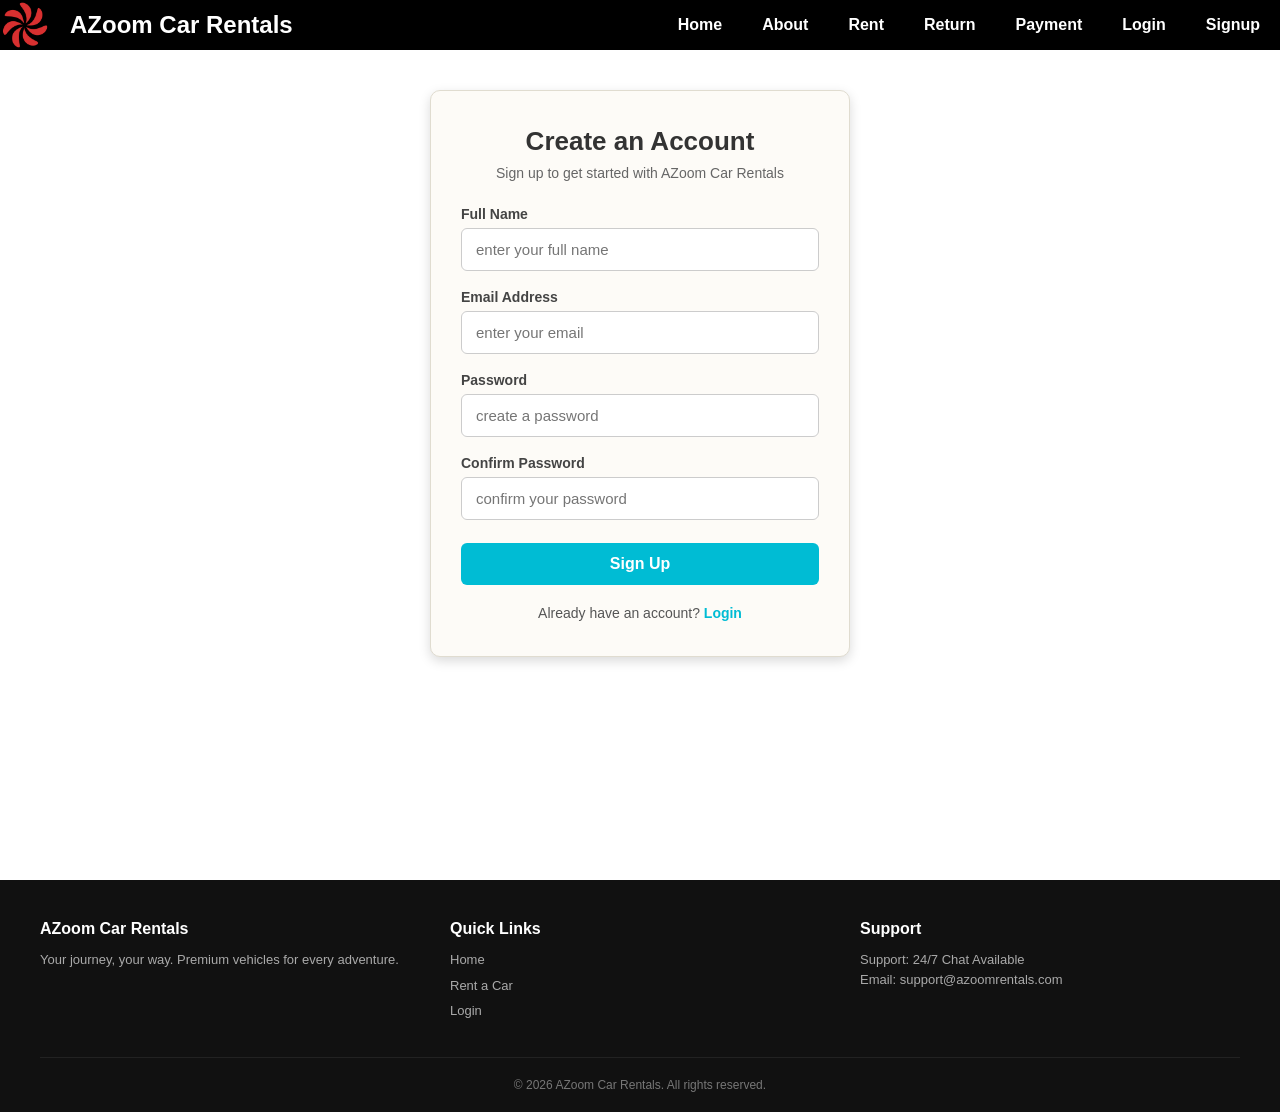
<file: html/signup.html>
<!DOCTYPE html>
<html lang="en">

<head>
    <meta charset="UTF-8">
    <meta name="viewport" content="width=device-width, initial-scale=1.0">
    <title>Sign Up - AZoom Car Rentals</title>
    <link rel="stylesheet" href="../css/style.css">
    <script src="../carrental.js" defer></script>
</head>

<body>

    <!-- Header Navigation -->
    <header>
        <div class="logo">
            <img src="../image/logo.png" alt="logo-image">
            <h1><a href="carrental.html">AZoom Car Rentals</a></h1>
        </div>

        <!-- 💡 Hamburger Toggle Button -->
        <div class="menu-toggle" id="mobile-menu">
            <span class="bar"></span>
            <span class="bar"></span>
            <span class="bar"></span>
        </div>

        <nav class="navbar" id="navbar">
            <a href="carrental.html" class="nav-link">Home</a>
            <a href="about.html" class="nav-link">About</a>
            <a href="reserve.html" class="nav-link">Rent</a>
            <a href="return.html" class="nav-link">Return</a>
            <a href="payment.html" class="nav-link">Payment</a>
            <!-- Login/Signup links update automatically via carrental.js when logged in -->
            <a href="login.html" class="nav-link">Login</a>
            <a href="signup.html" class="nav-link">Signup</a>
        </nav>
    </header>

    <!-- Signup Form Container -->
    <main class="auth-wrapper">
        <div class="auth-card">
            <h2>Create an Account</h2>
            <p class="auth-subtitle">Sign up to get started with AZoom Car Rentals</p>

            <form class="auth-form">
                <div class="form-group">
                    <label for="fullname">Full Name</label>
                    <input type="text" id="fullname" name="fullname" placeholder="enter your full name" required>
                </div>

                <div class="form-group">
                    <label for="email">Email Address</label>
                    <input type="email" id="email" name="email" placeholder="enter your email" required>
                </div>

                <div class="form-group">
                    <label for="password">Password</label>
                    <input type="password" id="password" name="password" placeholder="create a password" required>
                </div>

                <div class="form-group">
                    <label for="confirm-password">Confirm Password</label>
                    <input type="password" id="confirm-password" name="confirm-password"
                        placeholder="confirm your password" required>
                </div>

                <button type="submit" class="btn-submit">Sign Up</button>
            </form>

            <p class="auth-switch">
                Already have an account? <a href="login.html">Login</a>
            </p>
        </div>
    </main>

    <footer>
        <div class="footer-container">
            <div class="footer-col">
                <h3>AZoom Car Rentals</h3>
                <p>Your journey, your way. Premium vehicles for every adventure.</p>
            </div>
            <div class="footer-col">
                <h3>Quick Links</h3>
                <ul>
                    <li><a href="carrental.html">Home</a></li>
                    <li><a href="reserve.html">Rent a Car</a></li>
                    <li><a href="login.html">Login</a></li>
                </ul>
            </div>
            <div class="footer-col">
                <h3>Support</h3>
                <p>Support: 24/7 Chat Available</p>
                <p>Email: support@azoomrentals.com</p>
            </div>
        </div>
        <div class="footer-bottom">
            <p>&copy; 2026 AZoom Car Rentals. All rights reserved.</p>
        </div>
    </footer>

</body>

</html>
</file>
<file: css/style.css>
/* ==========================================
   AZOOM CAR RENTAL - MAIN STYLESHEET
   ========================================== */

* {
    margin: 0;
    padding: 0;
    box-sizing: border-box;
}

html,
body {
    height: 100%;
    margin: 0;
}

body {
    display: flex;
    flex-direction: column;
    min-height: 100vh;
    font-family: 'Lucida Sans', 'Lucida Sans Regular', 'Lucida Grande', 'Lucida Sans Unicode', Geneva, Verdana, sans-serif;
}

a {
    text-decoration: none;
}

main {
    flex: 1;
}

/* Header & Navigation */
header {
    background-color: black;
    color: white;
    display: flex;
    justify-content: space-between;
    align-items: stretch;
    height: auto;
}

header .logo h1 {
    font-size: 24px;
    height: 100%;
    display: flex;
    align-items: center;
    padding-left: 20px;
}

.logo {
    display: flex;
    justify-content: left;
}

.logo a {
    color: white;
}

.logo img {
    width: 50px;
    height: 50px;
}

.navbar {
    background-color: transparent;
    display: flex;
    justify-content: flex-end;
    align-items: stretch;
    height: 100%;
}

.nav-link {
    color: white;
    text-decoration: none;
    padding: 10px 20px;
    display: inline-flex;
    align-items: center;
    font-weight: bold;
    font-size: 16px;
    text-transform: capitalize;
    border-radius: 1px;
    transition: background-color 0.25s ease, color 0.25s ease;
}

.nav-link:hover {
    background-color: rgba(0, 204, 204, 0.15);
}

/* Hamburger Menu */
.menu-toggle {
    display: none;
    flex-direction: column;
    cursor: pointer;
    justify-content: space-between;
    height: 21px;
    width: 28px;
    align-self: center;
    margin-right: 20px;
}

.menu-toggle .bar {
    height: 3px;
    width: 100%;
    background-color: white;
    border-radius: 2px;
    transition: 0.3s ease;
}

@media (max-width: 768px) {
    .menu-toggle {
        display: flex;
    }

    .navbar {
        display: none;
        flex-direction: column;
        position: absolute;
        top: 70px;
        left: 0;
        width: 100%;
        background-color: black;
        padding: 20px 0;
        box-shadow: 0 10px 20px rgba(0, 0, 0, 0.5);
        align-items: center;
        height: auto;
        z-index: 1000;
    }

    .navbar.active {
        display: flex;
    }

    .nav-link {
        width: 80%;
        justify-content: center;
        margin: 5px 0;
    }

    .footer-container {
        flex-direction: column;
        gap: 20px;
    }
}

/* Hero Banner & Slides */
.hero-banner {
    height: 70vh;
    width: 100%;
    overflow: hidden;
    position: relative;
}

.slides-track {
    display: flex;
    width: 300%;
    height: 100%;
    animation: autoSlide 12s infinite ease-in-out;
}

.slide {
    width: 100%;
    height: 100%;
    background-repeat: no-repeat;
    background-position: center center;
    background-size: cover;
    display: flex;
    justify-content: center;
    align-items: center;
}

.hero-content {
    background-color: rgba(0, 0, 0, 0.3);
    width: 100%;
    height: 100%;
    display: flex;
    flex-direction: column;
    justify-content: center;
    align-items: center;
    gap: 20px;
}

@keyframes autoSlide {

    0%,
    25% {
        transform: translateX(0%);
    }

    30%,
    55% {
        transform: translateX(-33.33%);
    }

    60%,
    85% {
        transform: translateX(-66.66%);
    }

    100% {
        transform: translateX(0%);
    }
}

.hero-content h1 {
    color: white;
    background-color: transparent;
    font-weight: bold;
    text-shadow: 2px 2px 8px rgba(0, 0, 0, 0.7);
    font-size: 36px;
}

.hero-banner button,
.hero-banner .btn {
    padding: 12px 24px;
    font-size: 16px;
    background-color: #00cccc;
    color: black;
    border: none;
    border-radius: 4px;
    cursor: pointer;
    font-weight: bold;
    transition: background-color 0.2s ease;
}

.hero-banner button:hover,
.hero-banner .btn:hover {
    background-color: #008b8b;
    color: white;
}

/* Promotions & Car Catalog */
.promotion {
    padding: 10px;
}

.promotion h2,
.car-section h2,
.review-section h2 {
    display: flex;
    justify-content: center;
    align-items: center;
    margin-top: 20px;
    margin-bottom: 10px;
}

.promotion-container {
    display: flex;
    flex-wrap: wrap;
    /* Allows cards to wrap onto the next line when squeezed */
    justify-content: center;
    gap: 20px;
    margin-top: 10px;
}

.promo-card {
    background-color: #fdfbf7;
    flex: 1;
    min-width: 260px;
    /* Prevents cards from getting too narrow on small screens */
    text-align: center;
    border-radius: 8px;
    padding: 20px;
    box-shadow: 0 4px 10px rgba(0, 0, 0, 0.3);
}

.car-grid {
    display: grid;
    grid-template-columns: repeat(auto-fit, minmax(240px, 1fr));
    /* Automatically adjusts columns based on screen width */
    gap: 25px;
    padding: 10px;
    margin-bottom: 20px;
}

.car-card {
    flex: 1;
    text-align: center;
    background-color: #fdfbf7;
    border-radius: 8px;
    overflow: hidden;
    box-shadow: 0 2px 5px rgba(0, 0, 0, 0.4);
    transition: transform 0.3s cubic-bezier(0.25, 1, 0.5, 1);
    display: flex;
    flex-direction: column;
    justify-content: space-between;
}

.car-card:hover,
.promo-card a:hover {
    transform: scale(1.05);
}

.car-card img {
    width: 100%;
    aspect-ratio: 16 / 10;
    height: auto;
    object-fit: cover;
    display: block;
}

.promo-card a,
.car-card a {
    background-color: #00cccc;
    display: flex;
    flex-direction: row;
    justify-content: center;
    align-items: center;
    color: black;
    border-radius: 5px;
    margin-top: 10px;
    padding: 10px;
}

.promo-card a:hover,
.car-card a:hover {
    background-color: #0cb9b9;
    color: white;
}

/* Reviews */
.review-container {
    display: flex;
    flex-direction: row;
    flex-wrap: wrap;
    /* Allows review cards to wrap gracefully when squeezed */
    justify-content: center;
    gap: 20px;
    padding: 20px 40px;
    width: 100%;
    box-sizing: border-box;
}

.review-card {
    background-color: #fdfbf7;
    border: 1px solid #e0dcd0;
    border-radius: 8px;
    padding: 20px;
    flex: 1;
    min-width: 280px;
    /* Ensures cards maintain readable proportions */
    box-shadow: 0 4px 8px rgba(0, 0, 0, 0.05);
    box-sizing: border-box;
    transition: transform 0.2s ease;
    display: flex;
    flex-direction: column;
    gap: 12px;
}

.review-card:hover {
    transform: translateY(-4px);
}

.review-avatar {
    width: 48px;                  /* Standard size (40px to 60px) */
    height: 48px;                 /* Must match width for a perfect circle */
    border-radius: 50%;           /* Makes the image perfectly round */
    object-fit: cover;            /* Prevents image distortion/stretching */
    object-position: center;       /* Centers the image crop */
    flex-shrink: 0;               /* Prevents flexbox from squeezing the avatar */
    border: 2px solid #e0e0e0;    /* Optional subtle border */
}

hr {
    border: none;
    height: 2px;
    background-color: black;
    width: 50%;
    margin: 20px auto;
    border-radius: 4px;
}

/* ==========================================
   AUTHENTICATION & PAYMENT CARD CONTAINERS
   ========================================== */

/* Main layout wrapper for Login, Signup, Payment */
.auth-wrapper {
    display: flex;
    justify-content: center;
    align-items: flex-start;          /* FIXED: Prevents cards from clipping upward into the header */
    min-height: calc(100vh - 70px);    /* FIXED: Accurately subtracts the 70px header height */
    padding: 40px 20px;               /* Ensures safe breathing room from Header & Footer */
    width: 100%;
    box-sizing: border-box;
    position: relative;
    z-index: 1;                       
}

/* Card Container styling */
.auth-card,
.login-card-container,
.payment-card-box {
    background-color: #fdfbf7;
    width: 100%;
    max-width: 420px;
    padding: 35px 30px;
    border-radius: 10px;
    border: 1px solid #e0dcd0;
    box-shadow: 0 4px 12px rgba(0, 0, 0, 0.15);
    text-align: center;
    box-sizing: border-box;
    margin: 0 auto;                  /* Prevents conflicting vertical auto margins */
}

.auth-card h2 {
    margin-bottom: 8px;
    font-size: 26px;
    color: #333;
}

.auth-subtitle {
    color: #666;
    font-size: 14px;
    margin-bottom: 25px;
}

.auth-form {
    display: flex;
    flex-direction: column;
    gap: 18px;
    text-align: left;
}

/* Ensure form inputs scale nicely inside cards */
.auth-form input,
.form-input-field,
.form-input-sm {
    width: 100%;
    padding: 12px 14px;
    border: 1px solid #ccc;
    border-radius: 6px;
    font-size: 15px;
    box-sizing: border-box;
    outline: none;
    transition: border-color 0.2s;
}

.form-group {
    display: flex;
    flex-direction: column;
    gap: 6px;
}

.form-group label {
    font-size: 14px;
    font-weight: 600;
    color: #444;
}

.form-group input {
    padding: 12px 14px;
    border: 1px solid #ccc;
    border-radius: 6px;
    font-size: 15px;
    outline: none;
    transition: border-color 0.2s;
}

.form-group input:focus {
    border-color: #00bcd4;
}

.btn-submit {
    background-color: #00bcd4;
    color: white;
    padding: 12px;
    border: none;
    border-radius: 6px;
    font-size: 16px;
    font-weight: bold;
    cursor: pointer;
    transition: background-color 0.2s;
    margin-top: 5px;
}

.btn-submit:hover {
    background-color: #008ba3;
}

.auth-switch {
    margin-top: 20px;
    font-size: 14px;
    color: #555;
}

.auth-switch a {
    color: #00bcd4;
    font-weight: bold;
}

/* Modals */
.modal-overlay {
    position: fixed;
    top: 0;
    left: 0;
    width: 100%;
    height: 100%;
    background-color: rgba(0, 0, 0, 0.5);
    display: flex;
    justify-content: center;
    align-items: center;
    z-index: 2000;
    opacity: 1;
    transition: opacity 0.25s ease;
}

.modal-overlay.hidden {
    display: none;
    opacity: 0;
    pointer-events: none;
}

.modal-card,
/* Modal Content Box Responsiveness */
.modal-content {
    background: #fff;
    padding: 30px;
    border-radius: 8px;
    width: 90%;
    max-width: 400px;
    position: relative;
    box-sizing: border-box;
    margin: 0 auto;
}

.modal-close {
    position: absolute;
    top: 15px;
    right: 20px;
    background: none;
    border: none;
    font-size: 24px;
    cursor: pointer;
    color: #666;
}

.modal-close:hover {
    color: #000;
}

.reset-message {
    margin-top: 15px;
    font-size: 14px;
    text-align: center;
    font-weight: 500;
}

.reset-message.success {
    color: #2e7d32;
}

.reset-message.error {
    color: #d32f2f;
}

/* Footer */
footer {
    background-color: #111;
    color: #ccc;
    padding: 40px 20px 20px 20px;
    margin-top: auto;
}

.footer-container {
    max-width: 1200px;
    margin: 0 auto;
    display: flex;
    justify-content: space-between;
    align-items: flex-start;
    flex-wrap: wrap;
    gap: 30px;
    padding-bottom: 30px;
    border-bottom: 1px solid #222;
}

.footer-col {
    flex: 1;
    min-width: 250px;
}

.footer-col h3 {
    color: #fff;
    font-size: 16px;
    margin-bottom: 12px;
}

.footer-col p,
.footer-col li {
    font-size: 13px;
    line-height: 1.5;
    color: #aaa;
}

.footer-col ul {
    list-style: none;
    padding: 0;
    margin: 0;
}

.footer-col ul li {
    margin-bottom: 6px;
}

.footer-col a {
    color: #aaa;
    transition: color 0.2s;
}

.footer-col a:hover {
    color: #00cccc;
}

.footer-bottom {
    text-align: center;
    padding-top: 20px;
    font-size: 12px;
    color: #777;
}

/* Utility Classes & Components */
.main-layout-padded {
    padding: 40px 20px;
}

.container-narrow {
    max-width: 900px;
    margin: 0 auto;
}

.container-medium {
    max-width: 800px;
    margin: 0 auto;
}

.auth-card-box {
    background: #fff;
    padding: 30px;
    border-radius: 8px;
    border: 1px solid #e0dcd0;
    max-width: 400px;
    margin: 0 auto;
}

.payment-card-box {
    max-width: 500px;
    margin: 40px auto;
    padding: 30px;
    background: #fff;
    border-radius: 8px;
    border: 1px solid #e0dcd0;
}

.date-selector-container {
    max-width: 600px;
    margin: 0 auto 30px auto;
    background: #fff;
    padding: 20px;
    border-radius: 8px;
    border: 1px solid #e0dcd0;
    display: flex;
    gap: 15px;
    justify-content: center;
    align-items: center;
    flex-wrap: wrap;
}

.text-muted-small {
    font-size: 13px;
    color: #666;
    margin-bottom: 20px;
}

.text-muted-medium {
    font-size: 14px;
    color: #666;
    margin-bottom: 20px;
}

.form-group-mb15 {
    margin-bottom: 15px;
}

.form-group-mb20 {
    margin-bottom: 20px;
}

.form-label-block {
    display: block;
    font-size: 13px;
    margin-bottom: 5px;
}

.form-input-field {
    width: 100%;
    padding: 10px;
    border: 1px solid #ccc;
    border-radius: 4px;
}

.btn-teal-solid,
.btn-teal-lg {
    width: 100%;
    padding: 10px;
    background: #008b8b;
    color: white;
    border: none;
    border-radius: 4px;
    font-weight: bold;
    cursor: pointer;
}

.btn-teal-lg {
    padding: 12px;
}

.flex-space-between {
    display: flex;
    justify-content: space-between;
    align-items: center;
    margin-bottom: 20px;
}

.flex-column-gap {
    display: flex;
    flex-direction: column;
    gap: 20px;
}

.flex-column-gap-sm {
    display: flex;
    flex-direction: column;
    gap: 15px;
}

.text-center-mt15 {
    text-align: center;
    margin-top: 15px;
}

.teal-link {
    font-size: 13px;
    color: #008b8b;
    text-decoration: none;
}

.form-margin-top {
    margin-top: 15px;
}

.discount-text {
    color: #2e7d32;
    display: none;
}

.payment-divider {
    margin: 15px 0;
    border: 0;
    border-top: 1px solid #eee;
}

.total-amount-heading {
    font-size: 18px;
}

.teal-highlight {
    color: #008b8b;
}

.branch-highlight {
    color: #008b8b;
    font-weight: 600;
}

.login-tabs {
    display: flex;
    margin-bottom: 20px;
    border-bottom: 2px solid #eee;
}

.login-tab-btn {
    flex: 1;
    padding: 10px;
    background: none;
    border: none;
    font-weight: bold;
    cursor: pointer;
    border-bottom: 2px solid transparent;
    color: #666;
}

.login-tab-btn.active-tab {
    border-bottom: 2px solid #008b8b;
    color: #008b8b;
}

/* Employee Inspection Cards */
#inspectionQueueList {
    display: flex;
    flex-direction: column;
    gap: 20px;
    margin-top: 20px;
}

.inspection-card {
    background-color: #ffffff;
    border: 1px solid #e2e8f0;
    border-radius: 8px;
    padding: 20px;
    box-shadow: 0 2px 5px rgba(0, 0, 0, 0.05);
}

.inspection-card-header {
    display: flex;
    justify-content: space-between;
    align-items: center;
    margin-bottom: 12px;
}

.inspection-car-title {
    margin: 0;
    font-size: 1.2rem;
    color: #1e293b;
}

.inspection-id {
    font-size: 0.9rem;
    color: #64748b;
    font-weight: normal;
}

.status-badge {
    display: inline-block;
    padding: 4px 12px;
    border-radius: 20px;
    font-size: 0.82rem;
    font-weight: 600;
    color: #ffffff;
    text-transform: uppercase;
    letter-spacing: 0.5px;
}

.badge-awaiting {
    background-color: #f59e0b;
}

.badge-reserved {
    background-color: #0284c7;
}

.badge-damage {
    background-color: #ef4444;
}

.badge-cleared {
    background-color: #10b981;
}

.inspection-meta {
    font-size: 0.9rem;
    color: #475569;
    margin-bottom: 15px;
    line-height: 1.6;
}

.inspection-form-box {
    background-color: #f8fafc;
    border-radius: 6px;
    padding: 15px;
    border-left: 4px solid #008b8b;
    margin-top: 15px;
}

.inspection-form-title {
    margin: 0 0 12px 0;
    font-size: 0.95rem;
    color: #334155;
}

.inspection-controls {
    display: flex;
    flex-wrap: wrap;
    align-items: center;
    gap: 15px;
}

.control-group {
    display: flex;
    align-items: center;
    gap: 8px;
}

.control-label {
    font-size: 0.85rem;
    font-weight: 600;
    color: #475569;
}

.form-control-sm {
    width: 90px;
    padding: 8px 12px;
    border: 1px solid #cbd5e1;
    border-radius: 4px;
    font-size: 0.9rem;
    outline: none;
}

.form-control-md {
    width: 240px;
    padding: 8px 12px;
    border: 1px solid #cbd5e1;
    border-radius: 4px;
    font-size: 0.9rem;
    outline: none;
}

.inspection-notes-text {
    font-size: 0.9rem;
    color: #64748b;
    font-style: italic;
    margin-top: 10px;
}

/* ==========================================
   ABOUT US PAGE STYLES
   ========================================== */

.about-container {
    max-width: 1100px;
    margin: 40px auto;
    padding: 0 20px;
}

/* Hero Section */
.about-hero {
    text-align: center;
    margin-bottom: 50px;
}

.about-hero h1 {
    font-size: 36px;
    color: #222;
    margin-bottom: 12px;
}

.about-hero p {
    font-size: 16px;
    color: #555;
    max-width: 750px;
    margin: 0 auto;
    line-height: 1.6;
}

/* Statistics Banner */
.about-stats-banner {
    display: grid;
    grid-template-columns: repeat(auto-fit, minmax(200px, 1fr));
    gap: 20px;
    background-color: #008b8b;
    color: #ffffff;
    border-radius: 10px;
    padding: 30px;
    text-align: center;
    margin-bottom: 60px;
}

.stat-card h2 {
    font-size: 32px;
    margin-bottom: 5px;
    color: #ffffff;
}

.stat-card p {
    font-size: 14px;
    margin: 0;
    opacity: 0.9;
}

/* Values & Features Section */
.about-values-section {
    margin-bottom: 60px;
}

.about-values-section h2 {
    text-align: center;
    font-size: 28px;
    color: #222;
    margin-bottom: 30px;
}

.values-grid {
    display: grid;
    grid-template-columns: repeat(auto-fit, minmax(280px, 1fr));
    gap: 25px;
}

.value-card {
    background: #fdfbf7;
    border: 1px solid #e0dcd0;
    border-radius: 8px;
    padding: 25px;
}

.value-card h3 {
    color: #008b8b;
    font-size: 20px;
    margin-bottom: 10px;
}

.value-card p {
    font-size: 14px;
    color: #555;
    line-height: 1.5;
}

/* CTA Box */
.about-cta {
    text-align: center;
    background: #f4f4f4;
    border-radius: 10px;
    padding: 40px 20px;
}

.about-cta h2 {
    font-size: 26px;
    color: #222;
    margin-bottom: 10px;
}

.about-cta p {
    font-size: 15px;
    color: #666;
    margin-bottom: 25px;
}

.btn-about-cta {
    display: inline-block;
    text-decoration: none;
    padding: 12px 30px;
    font-size: 16px;
    width: auto;
}
</file>
